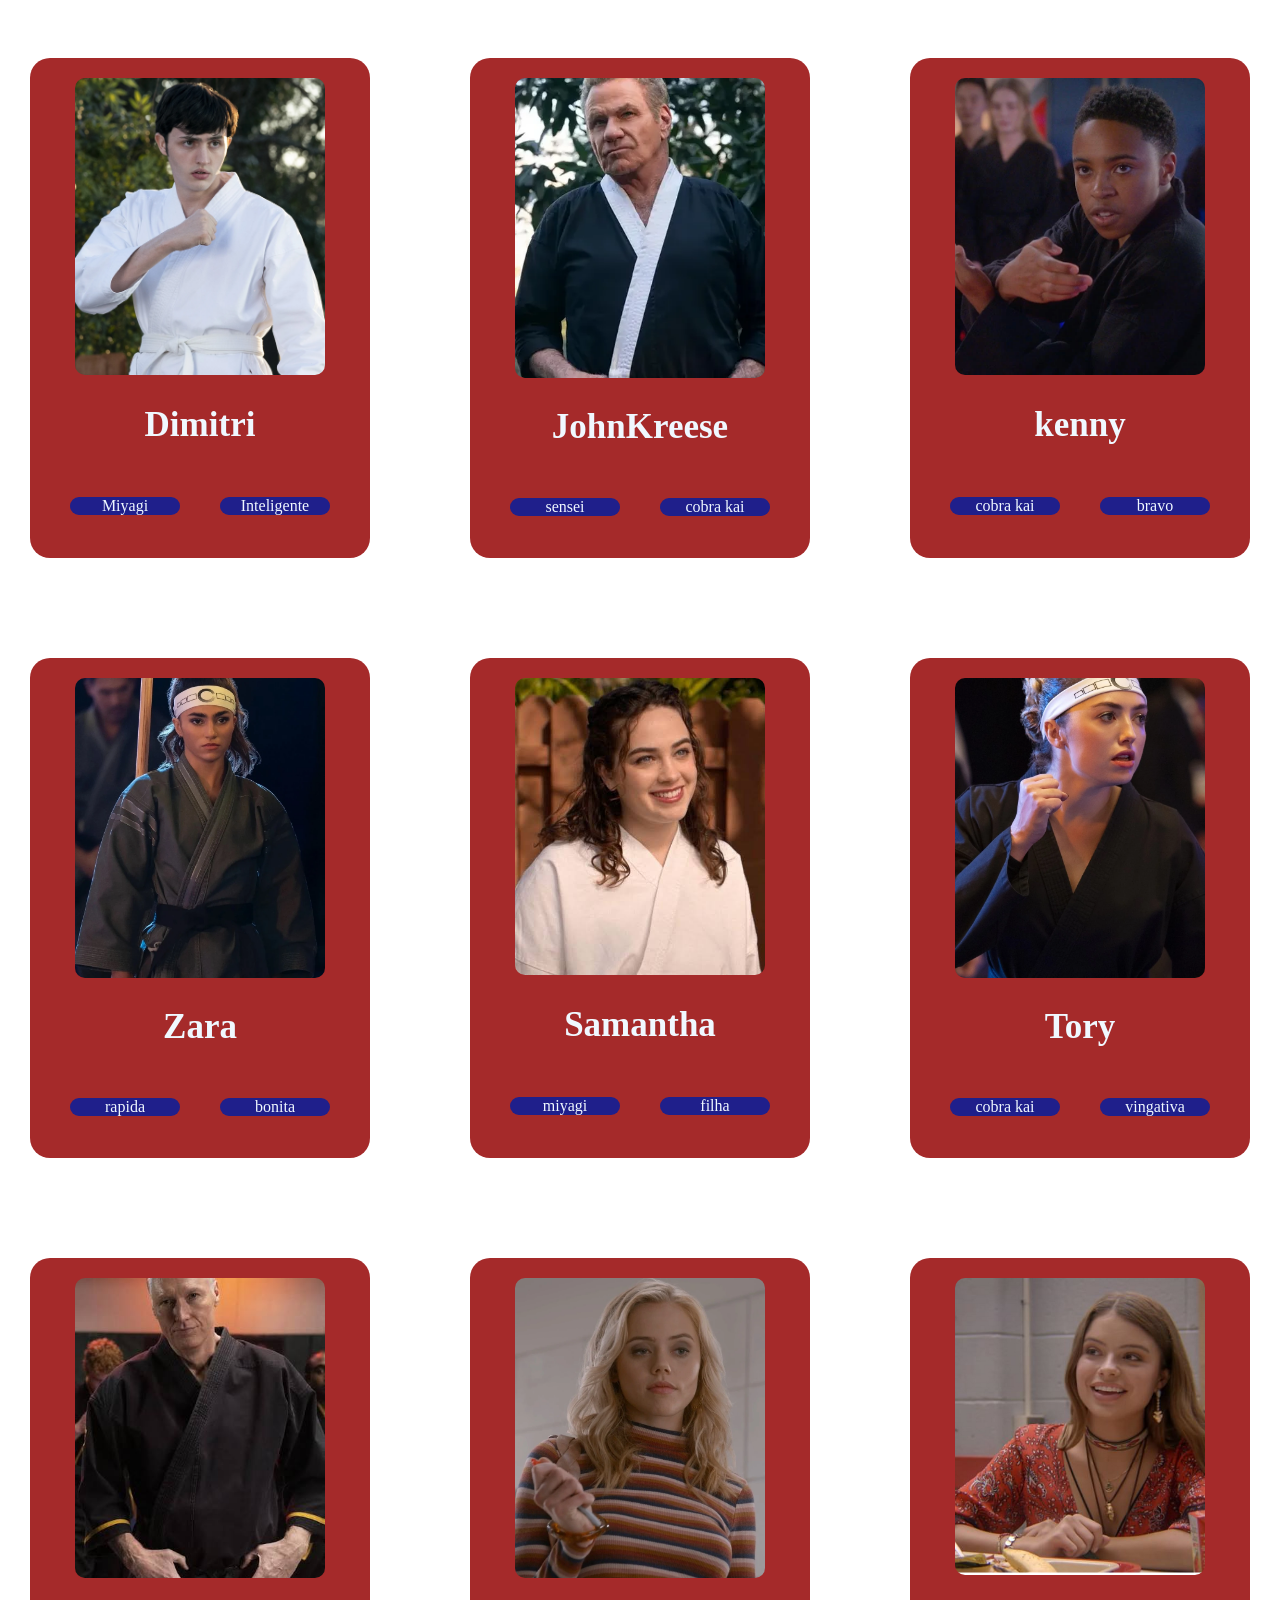
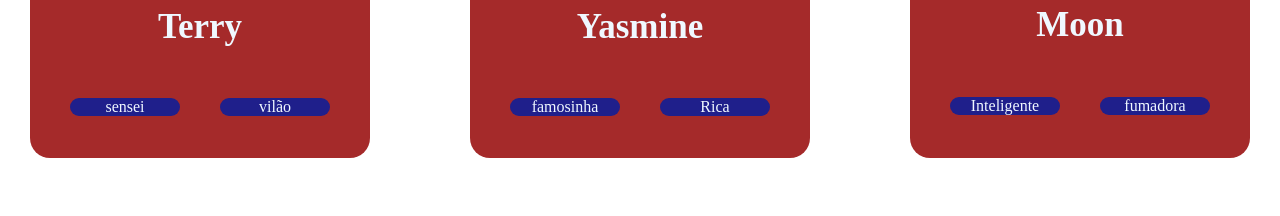
<file: personagens.html>
<!DOCTYPE html>
<html lang="pt-br">
<head>
    <meta charset="UTF-8">
    <meta name="viewport" content="width=device-width, initial-scale=1.0">
    <title>Personagens</title>
<link rel="stylesheet" href="./personagens.css">
</head>
<body>
    
<section id="personagensfila1">

<article class="caixas">
<img src="./imagens/dimitri.webp" alt="" class="imagens">
<h2>Dimitri</h2>
<div>
<p class="p">Miyagi</p>
<p class="p">Inteligente</p>
</div>
</article>


<article class="caixas">
<img src="./imagens/JohnKreesePresent.webp" alt="" class="imagens">

<h2>JohnKreese</h2>
<div>
<p class="p">sensei</p>
<p class="p">cobra kai</p>
</div>
</article>

<article class="caixas">
<img src="./imagens/kenny =2.webp" alt="" class="imagens">
<h2>kenny</h2>
<div>
<p class="p">cobra kai</p>
<p class="p">bravo</p>
</div>
</article>
</section>

<section id="personagensfila1">
<article class="caixas">
<img src="./imagens/zara.webp" alt="" class="imagens"> 
<h2>Zara</h2>
<div>
<p class="p">rapida</p>
<P class="p">bonita</P>
</div>
</article>

<article class="caixas">
    <img src="./imagens/samantha.jfif" alt="" class="imagens">
    <h2>Samantha</h2>
    <div>
    <p class="p">miyagi</p>
    <p class="p">filha</p>
</div>
</article>

<article class="caixas">
    <img src="./imagens/tory.webp" alt="" class="imagens">
<h2>Tory</h2>
<div>
<p class="p">cobra kai</p>
<p class="p">vingativa</p>
</div>
</article>


</section>
<section id="personagensfila1">
<article class="caixas">
    <img src="./imagens/terry.jfif" alt="" class="imagens">
    <h2>Terry</h2>
    <div>
    <p class="p">sensei</p>
    <p class="p">vilão</p>
</div>
</article>

<article class="caixas">
    <img src="./imagens/YasmineS3CK.webp" alt="" class="imagens">
    <h2>Yasmine</h2>
    <div>
    <p class="p">famosinha</p>
    <p class="p">Rica</p>
</div>
</article>

<article class="caixas">
    <img src="./imagens/mulher do falcao.jpg" alt="" class="imagens">
    <h2>Moon</h2>
    <div>
    <p class="p">Inteligente</p>
    <p class="p">fumadora</p>
</div>
</article>
</section>

























    
    












</body>
</html>
</file>
<file: personagens.css>
*{

}

#personagensfila1{
  width: 100%;
  height: 600px;
display: flex;
    justify-content: center;




}


img{
   width: 250px;
   height: 300px;
   object-fit: cover;
   border-radius: 10px;

}


.caixas{
    background-color: brown;
    margin: 50px;
    width: 600px;
    border-radius: 20px;
    display: flex;
    flex-direction: column;
    align-items: center;
    padding: 20px;
}

h2{
font-size: 35px;
color: aliceblue;
text-align: center;
}

.p{
    color: aliceblue;
    background-color: rgb(31, 31, 139);
    border-radius: 20px;
   
    margin: 20px;
    width: 200px;
    
}






div{
    display: flex;
    justify-content: center;
    width: 300px ;
    height: 65px;
    text-align: center;
    align-items: center;
}
</file>
